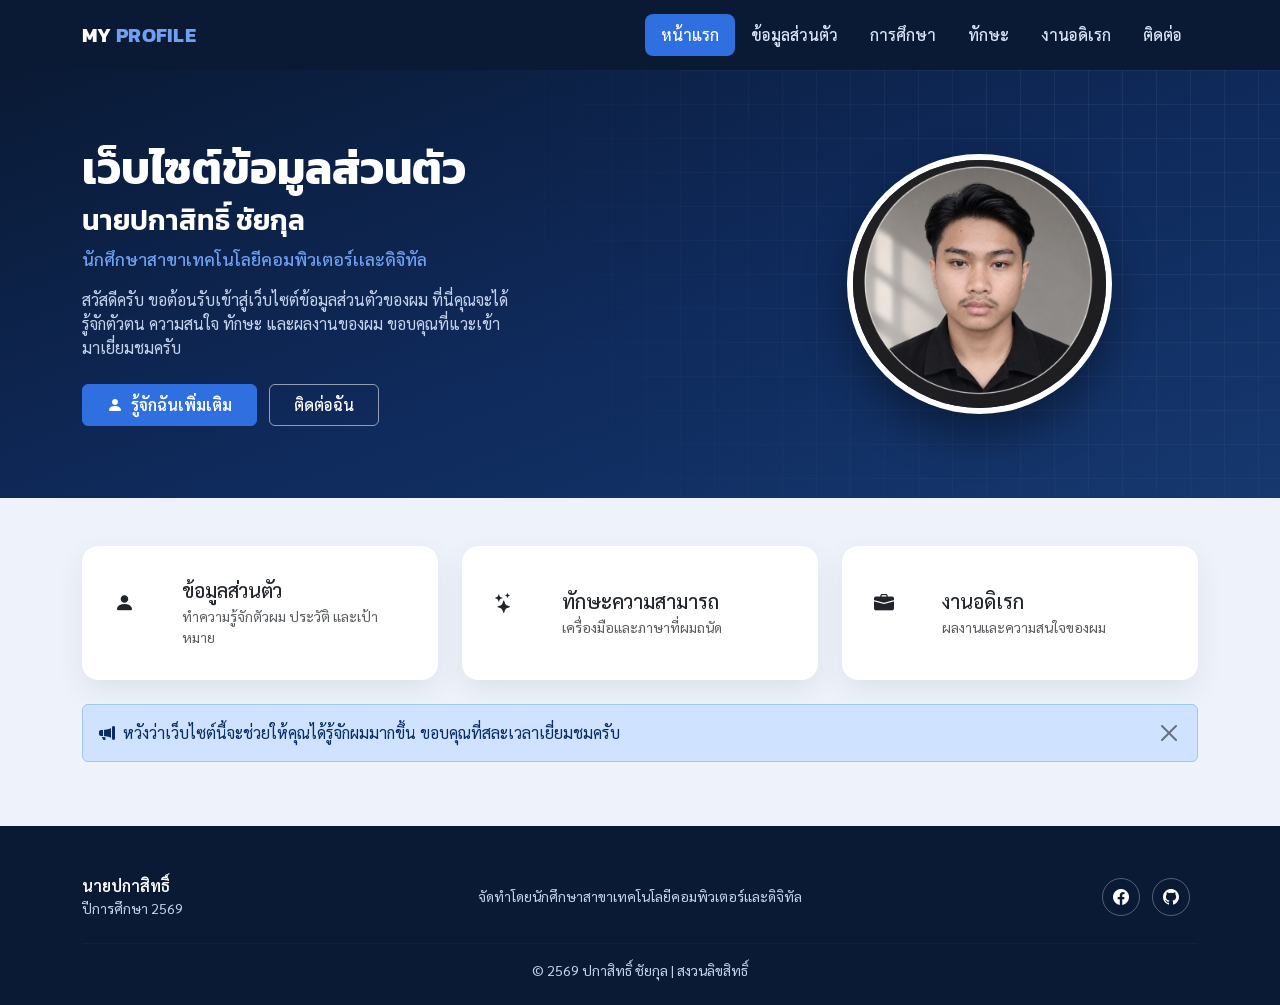
<file: index.html>
<!DOCTYPE html>
<html lang="th">
<head>
<meta charset="UTF-8">
<meta name="viewport" content="width=device-width, initial-scale=1.0">
<title>MY PROFILE | หน้าแรก</title>

<link href="https://cdn.jsdelivr.net/npm/bootstrap@5.3.3/dist/css/bootstrap.min.css" rel="stylesheet">
<link rel="stylesheet" href="https://cdn.jsdelivr.net/npm/bootstrap-icons@1.11.3/font/bootstrap-icons.css">
<link rel="preconnect" href="https://fonts.googleapis.com">
<link href="https://fonts.googleapis.com/css2?family=Kanit:wght@500;600;700&family=Sarabun:wght@300;400;500;600;700&display=swap" rel="stylesheet">
<link rel="stylesheet" href="assets/style.css">
</head>
<body data-page="home">

<!-- ================= NAVBAR ================= -->
<nav class="navbar navbar-expand-lg navbar-dark navbar-custom sticky-top">
  <div class="container">
    <a class="navbar-brand" href="index.html">MY <span>PROFILE</span></a>
    <button class="navbar-toggler" type="button" data-bs-toggle="collapse" data-bs-target="#mainNav">
      <span class="navbar-toggler-icon"></span>
    </button>
    <div class="collapse navbar-collapse" id="mainNav">
      <ul class="navbar-nav ms-auto text-center">
        <li class="nav-item"><a class="nav-link" data-page="home" href="index.html">หน้าแรก</a></li>
        <li class="nav-item"><a class="nav-link" data-page="profile" href="profile.html">ข้อมูลส่วนตัว</a></li>
        <li class="nav-item"><a class="nav-link" data-page="education" href="education.html">การศึกษา</a></li>
        <li class="nav-item"><a class="nav-link" data-page="skills" href="skills.html">ทักษะ</a></li>
        <li class="nav-item"><a class="nav-link" data-page="portfolio" href="portfolio.html">งานอดิเรก</a></li>
        <li class="nav-item"><a class="nav-link" data-page="contact" href="contact.html">ติดต่อ</a></li>
      </ul>
    </div>
  </div>
</nav>

<!-- ================= HERO ================= -->
<header class="hero">
  <div class="container position-relative">
    <div class="row align-items-center g-5">
      <div class="col-lg-7">
        <h1 class="mb-2">เว็บไซต์ข้อมูลส่วนตัว</h1>
        <h2 class="h3 mb-2" style="color:#fff;font-weight:600;">นายปกาสิทธิ์ ชัยกุล</h2>
        <div class="role mb-3">นักศึกษาสาขาเทคโนโลยีคอมพิวเตอร์เเละดิจิทัล</div>
        <p class="lead-text mb-4">
          สวัสดีครับ ขอต้อนรับเข้าสู่เว็บไซต์ข้อมูลส่วนตัวของผม
          ที่นี่คุณจะได้รู้จักตัวตน ความสนใจ ทักษะ และผลงานของผม
          ขอบคุณที่แวะเข้ามาเยี่ยมชมครับ
        </p>
        <a href="profile.html" class="btn btn-brand px-4 py-2 me-2">
          <i class="bi bi-person-fill me-1"></i> รู้จักฉันเพิ่มเติม
        </a>
        <a href="contact.html" class="btn btn-outline-brand px-4 py-2">ติดต่อฉัน</a>
      </div>
      <div class="col-lg-5 text-center">
        <img src="img/รูปโปรไฟล์.png" alt="รูปโปรไฟล์ นายปกาสิทธิ์ ชัยกุล" class="hero-photo">
      </div>
    </div>
  </div>
</header>

<!-- ================= QUICK LINKS ================= -->
<section class="py-5">
  <div class="container">
    <div class="row g-4">
      <div class="col-md-4">
        <a href="profile.html" class="text-decoration-none">
          <div class="card info-card h-100 p-3">
            <div class="card-body d-flex align-items-center gap-3">
              <div class="icon-circle" style="width:52px;height:52px;min-width:52px;">
                <i class="bi bi-person-fill fs-5"></i>
              </div>
              <div>
                <h5 class="mb-1 text-dark">ข้อมูลส่วนตัว</h5>
                <p class="small text-muted mb-0">ทำความรู้จักตัวผม ประวัติ และเป้าหมาย</p>
              </div>
            </div>
          </div>
        </a>
      </div>
      <div class="col-md-4">
        <a href="skills.html" class="text-decoration-none">
          <div class="card info-card h-100 p-3">
            <div class="card-body d-flex align-items-center gap-3">
              <div class="icon-circle" style="width:52px;height:52px;min-width:52px;">
                <i class="bi bi-stars fs-5"></i>
              </div>
              <div>
                <h5 class="mb-1 text-dark">ทักษะความสามารถ</h5>
                <p class="small text-muted mb-0">เครื่องมือและภาษาที่ผมถนัด</p>
              </div>
            </div>
          </div>
        </a>
      </div>
      <div class="col-md-4">
        <a href="portfolio.html" class="text-decoration-none">
          <div class="card info-card h-100 p-3">
            <div class="card-body d-flex align-items-center gap-3">
              <div class="icon-circle" style="width:52px;height:52px;min-width:52px;">
                <i class="bi bi-briefcase-fill fs-5"></i>
              </div>
              <div>
                <h5 class="mb-1 text-dark">งานอดิเรก</h5>
                <p class="small text-muted mb-0">ผลงานและความสนใจของผม</p>
              </div>
            </div>
          </div>
        </a>
      </div>
    </div>

    <div class="alert alert-primary d-flex align-items-center justify-content-between mt-4" role="alert">
      <div><i class="bi bi-megaphone-fill me-2"></i>หวังว่าเว็บไซต์นี้จะช่วยให้คุณได้รู้จักผมมากขึ้น ขอบคุณที่สละเวลาเยี่ยมชมครับ</div>
      <button type="button" class="btn-close" data-bs-dismiss="alert" aria-label="Close"></button>
    </div>
  </div>
</section>

<!-- ================= FOOTER ================= -->
<footer class="site-footer pt-5 pb-4">
  <div class="container">
    <div class="row g-4 align-items-center">
      <div class="col-md-4 text-center text-md-start">
        <div class="fw-semibold text-white">นายปกาสิทธิ์</div>
        <div class="small">ปีการศึกษา 2569</div>
      </div>
      <div class="col-md-4 text-center small">
        จัดทำโดยนักศึกษาสาขาเทคโนโลยีคอมพิวเตอร์เเละดิจิทัล
      </div>
      <div class="col-md-4 text-center text-md-end">
        <a href="https://web.facebook.com/fluck.pakasit.2024/" class="social-icon me-2"><i class="bi bi-facebook"></i></a>
        <a href="https://github.com/joy33569-rgb" class="social-icon me-2"><i class="bi bi-github"></i></a>
      </div>
    </div>
    <hr class="mt-4" style="border-color:rgba(255,255,255,.12)">
    <p class="text-center small mb-0">&copy; 2569 ปกาสิทธิ์ ชัยกุล | สงวนลิขสิทธิ์</p>
  </div>
</footer>

<script src="https://cdn.jsdelivr.net/npm/bootstrap@5.3.3/dist/js/bootstrap.bundle.min.js"></script>
<script src="assets/script.js"></script>
</body>
</html>
</file>
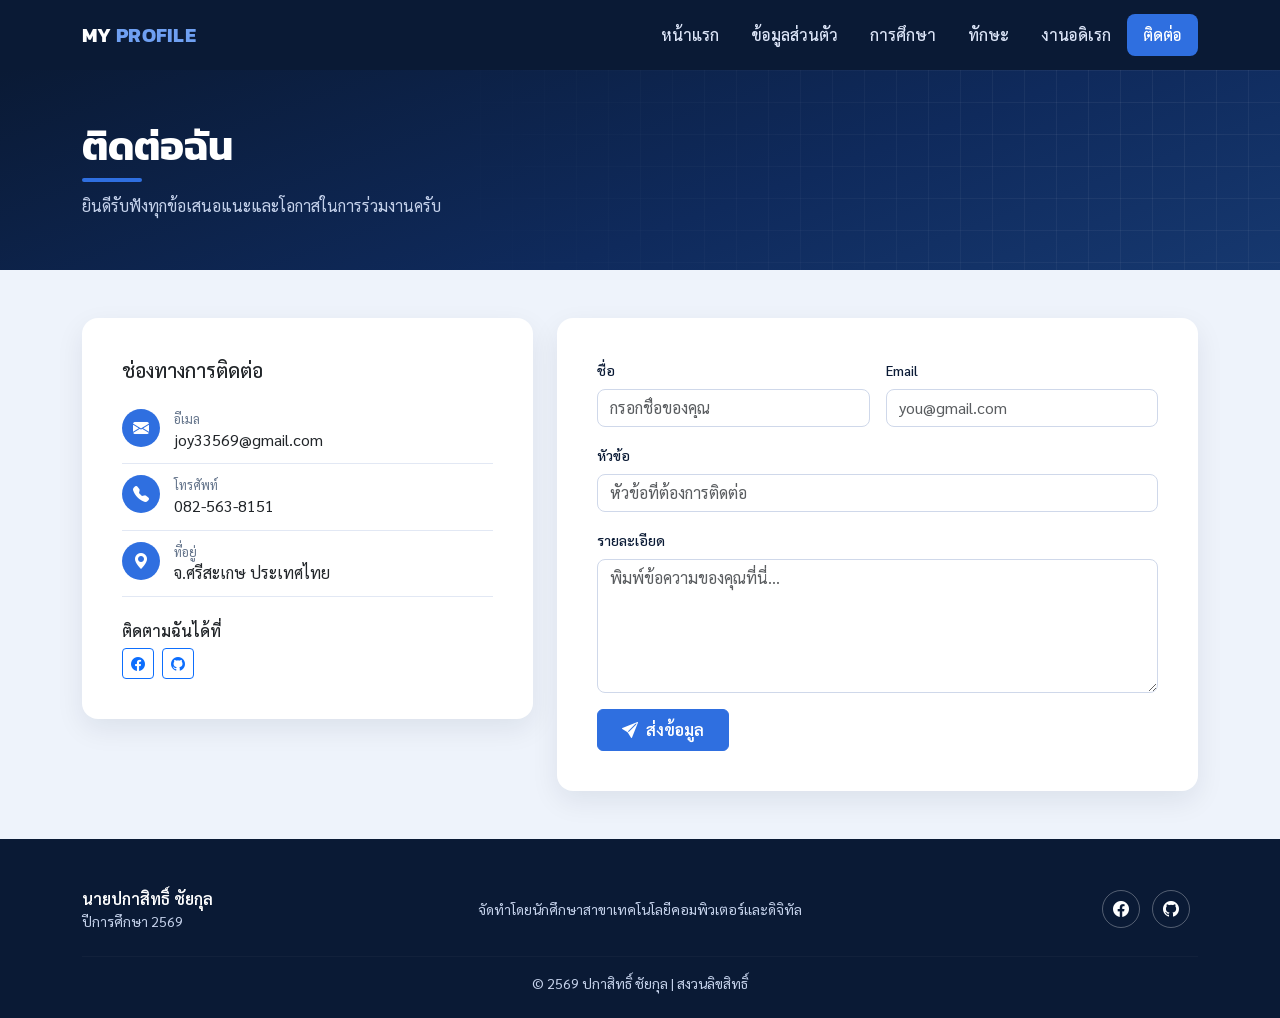
<file: contact.html>
<!DOCTYPE html>
<html lang="th">
<head>
<meta charset="UTF-8">
<meta name="viewport" content="width=device-width, initial-scale=1.0">
<title>MY PROFILE | ติดต่อ</title>

<link href="https://cdn.jsdelivr.net/npm/bootstrap@5.3.3/dist/css/bootstrap.min.css" rel="stylesheet">
<link rel="stylesheet" href="https://cdn.jsdelivr.net/npm/bootstrap-icons@1.11.3/font/bootstrap-icons.css">
<link rel="preconnect" href="https://fonts.googleapis.com">
<link href="https://fonts.googleapis.com/css2?family=Kanit:wght@500;600;700&family=Sarabun:wght@300;400;500;600;700&display=swap" rel="stylesheet">
<link rel="stylesheet" href="assets/style.css">
</head>
<body data-page="contact">

<!-- ================= NAVBAR ================= -->
<nav class="navbar navbar-expand-lg navbar-dark navbar-custom sticky-top">
  <div class="container">
    <a class="navbar-brand" href="index.html">MY <span>PROFILE</span></a>
    <button class="navbar-toggler" type="button" data-bs-toggle="collapse" data-bs-target="#mainNav">
      <span class="navbar-toggler-icon"></span>
    </button>
    <div class="collapse navbar-collapse" id="mainNav">
      <ul class="navbar-nav ms-auto text-center">
        <li class="nav-item"><a class="nav-link" data-page="home" href="index.html">หน้าแรก</a></li>
        <li class="nav-item"><a class="nav-link" data-page="profile" href="profile.html">ข้อมูลส่วนตัว</a></li>
        <li class="nav-item"><a class="nav-link" data-page="education" href="education.html">การศึกษา</a></li>
        <li class="nav-item"><a class="nav-link" data-page="skills" href="skills.html">ทักษะ</a></li>
        <li class="nav-item"><a class="nav-link" data-page="portfolio" href="portfolio.html">งานอดิเรก</a></li>
        <li class="nav-item"><a class="nav-link" data-page="contact" href="contact.html">ติดต่อ</a></li>
      </ul>
    </div>
  </div>
</nav>

<!-- ================= PAGE BANNER ================= -->
<header class="page-banner">
  <div class="container">
    <h1>ติดต่อฉัน</h1>
    <div class="underline"></div>
    <p>ยินดีรับฟังทุกข้อเสนอแนะและโอกาสในการร่วมงานครับ</p>
  </div>
</header>

<!-- ================= CONTACT CONTENT ================= -->
<section class="py-5">
  <div class="container">
    <div class="row g-4">
      <div class="col-lg-5">
        <div class="card info-card p-4">
          <div class="card-body">
            <h5 class="mb-3">ช่องทางการติดต่อ</h5>
            <div class="info-row">
              <div class="icon-circle"><i class="bi bi-envelope-fill"></i></div>
              <div><span class="label">อีเมล</span> joy33569@gmail.com</div>
            </div>
            <div class="info-row">
              <div class="icon-circle"><i class="bi bi-telephone-fill"></i></div>
              <div><span class="label">โทรศัพท์</span> 082-563-8151</div>
            </div>
            <div class="info-row">
              <div class="icon-circle"><i class="bi bi-geo-alt-fill"></i></div>
              <div><span class="label">ที่อยู่</span> จ.ศรีสะเกษ ประเทศไทย</div>
            </div>

            <h6 class="mt-4 mb-2">ติดตามฉันได้ที่</h6>
            <div class="d-flex gap-2">
              <a href="https://web.facebook.com/fluck.pakasit.2024/" class="social-icon-outline btn btn-outline-primary btn-sm"><i class="bi bi-facebook"></i></a>
              <a href="https://github.com/joy33569-rgb" class="social-icon-outline btn btn-outline-primary btn-sm"><i class="bi bi-github"></i></a>
            </div>
          </div>
        </div>

        <div id="formAlert" class="alert alert-success mt-4 d-none" role="alert">
          <i class="bi bi-check-circle-fill me-1"></i> ส่งข้อความเรียบร้อยแล้ว ขอบคุณสำหรับข้อความของคุณ!
        </div>
      </div>

      <div class="col-lg-7">
        <div class="card info-card p-4">
          <div class="card-body">
            <form class="contact-form" id="contactForm">
              <div class="row g-3">
                <div class="col-md-6">
                  <label class="form-label">ชื่อ</label>
                  <input type="text" class="form-control" placeholder="กรอกชื่อของคุณ" required>
                </div>
                <div class="col-md-6">
                  <label class="form-label">Email</label>
                  <input type="email" class="form-control" placeholder="you@gmail.com" required>
                </div>
                <div class="col-12">
                  <label class="form-label">หัวข้อ</label>
                  <input type="text" class="form-control" placeholder="หัวข้อที่ต้องการติดต่อ" required>
                </div>
                <div class="col-12">
                  <label class="form-label">รายละเอียด</label>
                  <textarea class="form-control" rows="5" placeholder="พิมพ์ข้อความของคุณที่นี่..." required></textarea>
                </div>
                <div class="col-12">
                  <button type="submit" class="btn btn-brand px-4 py-2">
                    <i class="bi bi-send-fill me-1"></i> ส่งข้อมูล
                  </button>
                </div>
              </div>
            </form>
          </div>
        </div>
      </div>
    </div>
  </div>
</section>

<!-- ================= FOOTER ================= -->
<footer class="site-footer pt-5 pb-4">
  <div class="container">
    <div class="row g-4 align-items-center">
      <div class="col-md-4 text-center text-md-start">
        <div class="fw-semibold text-white">นายปกาสิทธิ์ ชัยกุล</div>
        <div class="small">ปีการศึกษา 2569</div>
      </div>
      <div class="col-md-4 text-center small">
        จัดทำโดยนักศึกษาสาขาเทคโนโลยีคอมพิวเตอร์เเละดิจิทัล
      </div>
      <div class="col-md-4 text-center text-md-end">
        <a href="https://web.facebook.com/fluck.pakasit.2024/" class="social-icon me-2"><i class="bi bi-facebook"></i></a>
        <a href="https://github.com/joy33569-rgb" class="social-icon me-2"><i class="bi bi-github"></i></a>
      </div>
    </div>
    <hr class="mt-4" style="border-color:rgba(255,255,255,.12)">
    <p class="text-center small mb-0">&copy; 2569 ปกาสิทธิ์ ชัยกุล | สงวนลิขสิทธิ์</p>
  </div>
</footer>

<script src="https://cdn.jsdelivr.net/npm/bootstrap@5.3.3/dist/js/bootstrap.bundle.min.js"></script>
<script src="assets/script.js"></script>
</body>
</html>
</file>
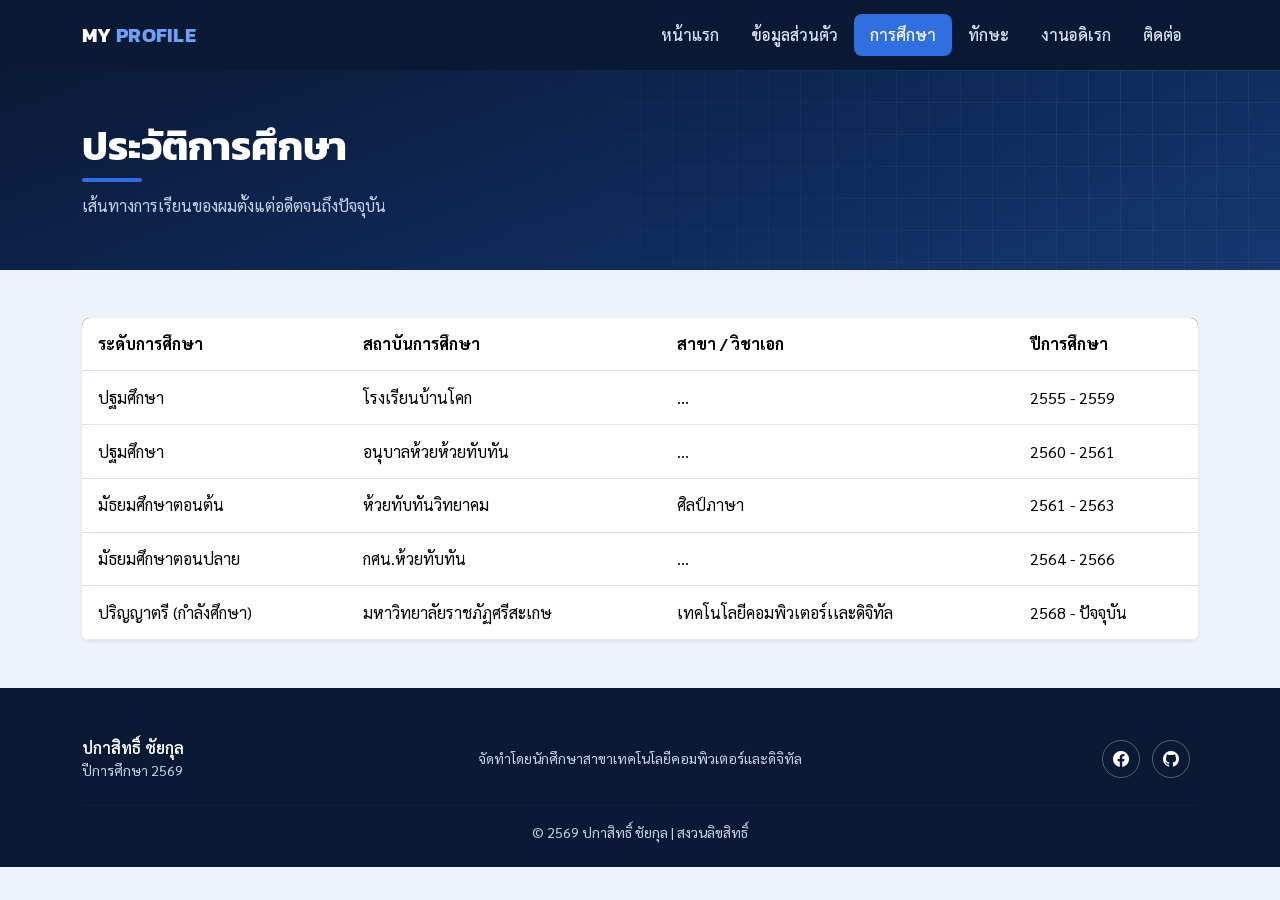
<file: education.html>
<!DOCTYPE html>
<html lang="th">
<head>
<meta charset="UTF-8">
<meta name="viewport" content="width=device-width, initial-scale=1.0">
<title>MY PROFILE | การศึกษา</title>

<link href="https://cdn.jsdelivr.net/npm/bootstrap@5.3.3/dist/css/bootstrap.min.css" rel="stylesheet">
<link rel="stylesheet" href="https://cdn.jsdelivr.net/npm/bootstrap-icons@1.11.3/font/bootstrap-icons.css">
<link rel="preconnect" href="https://fonts.googleapis.com">
<link href="https://fonts.googleapis.com/css2?family=Kanit:wght@500;600;700&family=Sarabun:wght@300;400;500;600;700&display=swap" rel="stylesheet">
<link rel="stylesheet" href="assets/style.css">
</head>
<body data-page="education">

<!-- ================= NAVBAR ================= -->
<nav class="navbar navbar-expand-lg navbar-dark navbar-custom sticky-top">
  <div class="container">
    <a class="navbar-brand" href="index.html">MY <span>PROFILE</span></a>
    <button class="navbar-toggler" type="button" data-bs-toggle="collapse" data-bs-target="#mainNav">
      <span class="navbar-toggler-icon"></span>
    </button>
    <div class="collapse navbar-collapse" id="mainNav">
      <ul class="navbar-nav ms-auto text-center">
        <li class="nav-item"><a class="nav-link" data-page="home" href="index.html">หน้าแรก</a></li>
        <li class="nav-item"><a class="nav-link" data-page="profile" href="profile.html">ข้อมูลส่วนตัว</a></li>
        <li class="nav-item"><a class="nav-link" data-page="education" href="education.html">การศึกษา</a></li>
        <li class="nav-item"><a class="nav-link" data-page="skills" href="skills.html">ทักษะ</a></li>
        <li class="nav-item"><a class="nav-link" data-page="portfolio" href="portfolio.html">งานอดิเรก</a></li>
        <li class="nav-item"><a class="nav-link" data-page="contact" href="contact.html">ติดต่อ</a></li>
      </ul>
    </div>
  </div>
</nav>

<!-- ================= PAGE BANNER ================= -->
<header class="page-banner">
  <div class="container">
    <h1>ประวัติการศึกษา</h1>
    <div class="underline"></div>
    <p>เส้นทางการเรียนของผมตั้งแต่อดีตจนถึงปัจจุบัน</p>
  </div>
</header>

<!-- ================= EDUCATION TABLE ================= -->
<section class="py-5">
  <div class="container">
    <div class="table-responsive shadow-sm rounded-3 overflow-hidden">
      <table class="table table-edu table-hover mb-0 bg-white">
        <thead>
          <tr>
            <th>ระดับการศึกษา</th>
            <th>สถาบันการศึกษา</th>
            <th>สาขา / วิชาเอก</th>
            <th>ปีการศึกษา</th>
          </tr>
        </thead>
        <tbody>
          <tr>
            <td>ปฐมศึกษา</td>
            <td>โรงเรียนบ้านโคก</td>
            <td>...</td>
            <td>2555 - 2559</td>
          </tr>
          <tr>
            <td>ปฐมศึกษา</td>
            <td>อนุบาลห้วยห้วยทับทัน</td>
            <td>...</td>
            <td>2560 - 2561</td>
          </tr>
          <tr>
            <td>มัธยมศึกษาตอนต้น</td>
            <td>ห้วยทับทันวิทยาคม</td>
            <td>ศิลป์ภาษา</td>
            <td>2561 - 2563</td>
          </tr>
          <tr>
            <td>มัธยมศึกษาตอนปลาย</td>
            <td>กศน.ห้วยทับทัน</td>
            <td>...</td>
            <td>2564 - 2566</td>
          </tr>
          <tr>
            <td>ปริญญาตรี (กำลังศึกษา)</td>
            <td>มหาวิทยาลัยราชภัฏศรีสะเกษ</td>
            <td>เทคโนโลยีคอมพิวเตอร์เเละดิจิทัล</td>
            <td>2568 - ปัจจุบัน</td>
          </tr>
        </tbody>
      </table>
    </div>
  </div>
</section>

<!-- ================= FOOTER ================= -->
<footer class="site-footer pt-5 pb-4">
  <div class="container">
    <div class="row g-4 align-items-center">
      <div class="col-md-4 text-center text-md-start">
        <div class="fw-semibold text-white">ปกาสิทธิ์ ชัยกุล</div>
        <div class="small">ปีการศึกษา 2569</div>
      </div>
      <div class="col-md-4 text-center small">
        จัดทำโดยนักศึกษาสาขาเทคโนโลยีคอมพิวเตอร์เเละดิจิทัล
      </div>
      <div class="col-md-4 text-center text-md-end">
        <a href="https://web.facebook.com/fluck.pakasit.2024/" class="social-icon me-2"><i class="bi bi-facebook"></i></a>
        <a href="https://github.com/joy33569-rgb" class="social-icon me-2"><i class="bi bi-github"></i></a>
      </div>
    </div>
    <hr class="mt-4" style="border-color:rgba(255,255,255,.12)">
    <p class="text-center small mb-0">&copy; 2569 ปกาสิทธิ์ ชัยกุล | สงวนลิขสิทธิ์</p>
  </div>
</footer>

<script src="https://cdn.jsdelivr.net/npm/bootstrap@5.3.3/dist/js/bootstrap.bundle.min.js"></script>
<script src="assets/script.js"></script>
</body>
</html>
</file>
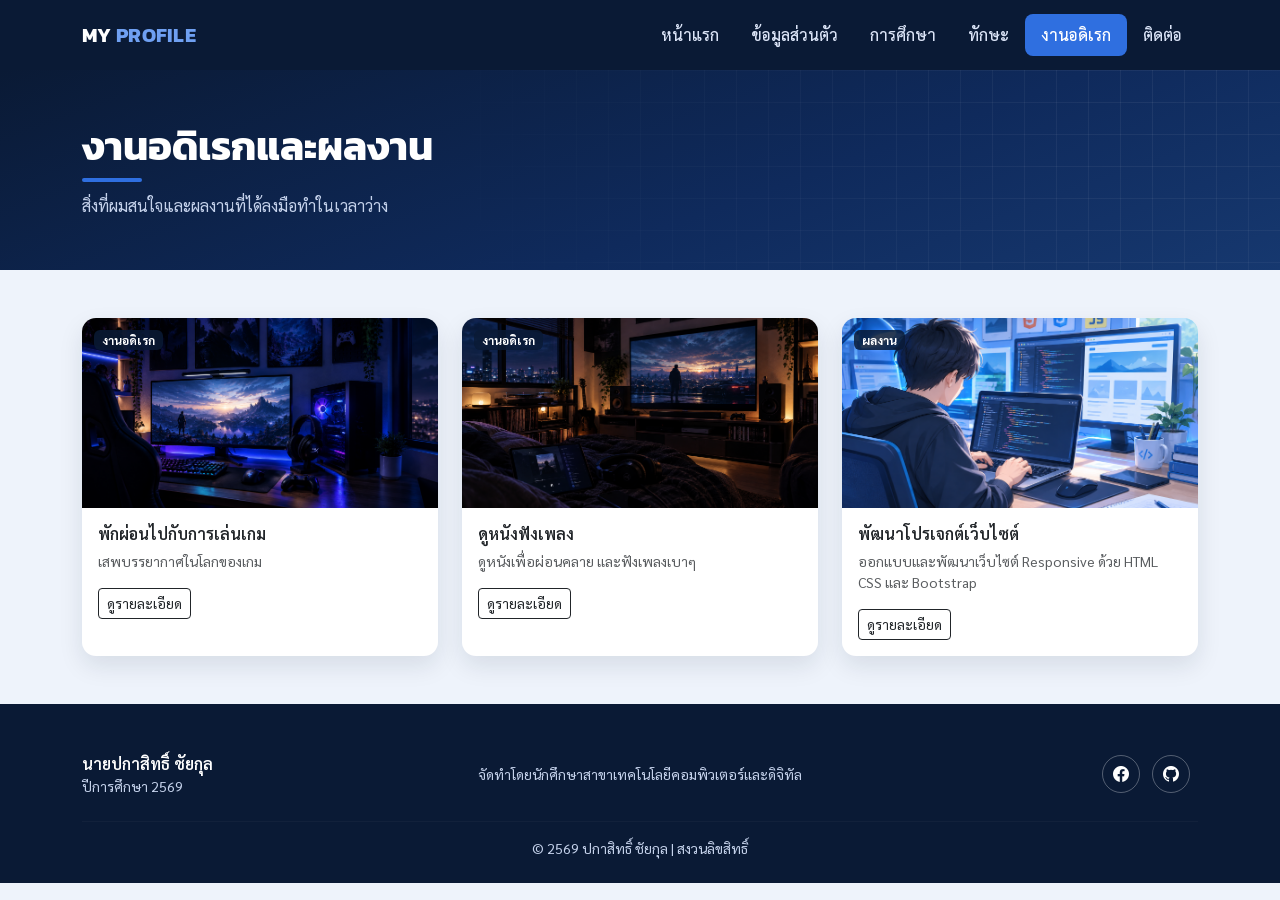
<file: portfolio.html>
<!DOCTYPE html>
<html lang="th">
<head>
<meta charset="UTF-8">
<meta name="viewport" content="width=device-width, initial-scale=1.0">
<title>MY PROFILE | งานอดิเรก</title>

<link href="https://cdn.jsdelivr.net/npm/bootstrap@5.3.3/dist/css/bootstrap.min.css" rel="stylesheet">
<link rel="stylesheet" href="https://cdn.jsdelivr.net/npm/bootstrap-icons@1.11.3/font/bootstrap-icons.css">
<link rel="preconnect" href="https://fonts.googleapis.com">
<link href="https://fonts.googleapis.com/css2?family=Kanit:wght@500;600;700&family=Sarabun:wght@300;400;500;600;700&display=swap" rel="stylesheet">
<link rel="stylesheet" href="assets/style.css">
</head>
<body data-page="portfolio">

<!-- ================= NAVBAR ================= -->
<nav class="navbar navbar-expand-lg navbar-dark navbar-custom sticky-top">
  <div class="container">
    <a class="navbar-brand" href="index.html">MY <span>PROFILE</span></a>
    <button class="navbar-toggler" type="button" data-bs-toggle="collapse" data-bs-target="#mainNav">
      <span class="navbar-toggler-icon"></span>
    </button>
    <div class="collapse navbar-collapse" id="mainNav">
      <ul class="navbar-nav ms-auto text-center">
        <li class="nav-item"><a class="nav-link" data-page="home" href="index.html">หน้าแรก</a></li>
        <li class="nav-item"><a class="nav-link" data-page="profile" href="profile.html">ข้อมูลส่วนตัว</a></li>
        <li class="nav-item"><a class="nav-link" data-page="education" href="education.html">การศึกษา</a></li>
        <li class="nav-item"><a class="nav-link" data-page="skills" href="skills.html">ทักษะ</a></li>
        <li class="nav-item"><a class="nav-link" data-page="portfolio" href="portfolio.html">งานอดิเรก</a></li>
        <li class="nav-item"><a class="nav-link" data-page="contact" href="contact.html">ติดต่อ</a></li>
      </ul>
    </div>
  </div>
</nav>

<!-- ================= PAGE BANNER ================= -->
<header class="page-banner">
  <div class="container">
    <h1>งานอดิเรกและผลงาน</h1>
    <div class="underline"></div>
    <p>สิ่งที่ผมสนใจและผลงานที่ได้ลงมือทำในเวลาว่าง</p>
  </div>
</header>

<!-- ================= HOBBY CARDS ================= -->
<section class="py-5">
  <div class="container">
    <div class="row g-4">
      <div class="col-md-4">
        <div class="card hobby-card position-relative">
          <span class="badge badge-cat position-absolute">งานอดิเรก</span>
          <img src="img/รูปเกม.png" class="card-img-top" alt="พักผ่อนไปกับการเล่นเกม">
          <div class="card-body">
            <h6 class="fw-semibold">พักผ่อนไปกับการเล่นเกม</h6>
            <p class="small text-muted mb-3">เสพบรรยากาศในโลกของเกม</p>
            <a href="#" class="btn btn-sm btn-outline-dark">ดูรายละเอียด</a>
          </div>
        </div>
      </div>
      <div class="col-md-4">
        <div class="card hobby-card position-relative">
          <span class="badge badge-cat position-absolute">งานอดิเรก</span>
          <img src="img/รูปดูหนังฟังเพลง.png" class="card-img-top" alt="ดูหนังฟังเพลง">
          <div class="card-body">
            <h6 class="fw-semibold">ดูหนังฟังเพลง</h6>
            <p class="small text-muted mb-3">ดูหนังเพื่อผ่อนคลาย เเละฟังเพลงเบาๆ</p>
            <a href="#" class="btn btn-sm btn-outline-dark">ดูรายละเอียด</a>
          </div>
        </div>
      </div>
      <div class="col-md-4">
        <div class="card hobby-card position-relative">
          <span class="badge badge-cat position-absolute">ผลงาน</span>
          <img src="img/รูปพัฒนาเว็บ.png" class="card-img-top" alt="พัฒนาโปรเจกต์เว็บไซต์">
          <div class="card-body">
            <h6 class="fw-semibold">พัฒนาโปรเจกต์เว็บไซต์</h6>
            <p class="small text-muted mb-3">ออกแบบและพัฒนาเว็บไซต์ Responsive ด้วย HTML CSS และ Bootstrap</p>
            <a href="#" class="btn btn-sm btn-outline-dark">ดูรายละเอียด</a>
          </div>
        </div>
      </div>
    </div>
  </div>
</section>

<!-- ================= FOOTER ================= -->
<footer class="site-footer pt-5 pb-4">
  <div class="container">
    <div class="row g-4 align-items-center">
      <div class="col-md-4 text-center text-md-start">
        <div class="fw-semibold text-white">นายปกาสิทธิ์ ชัยกุล</div>
        <div class="small">ปีการศึกษา 2569</div>
      </div>
      <div class="col-md-4 text-center small">
        จัดทำโดยนักศึกษาสาขาเทคโนโลยีคอมพิวเตอร์เเละดิจิทัล
      </div>
      <div class="col-md-4 text-center text-md-end">
        <a href="https://web.facebook.com/fluck.pakasit.2024/" class="social-icon me-2"><i class="bi bi-facebook"></i></a>
        <a href="https://github.com/joy33569-rgb" class="social-icon me-2"><i class="bi bi-github"></i></a>
      </div>
    </div>
    <hr class="mt-4" style="border-color:rgba(255,255,255,.12)">
    <p class="text-center small mb-0">&copy; 2569 ปกาสิทธิ์ ชัยกุล  | สงวนลิขสิทธิ์</p>
  </div>
</footer>

<script src="https://cdn.jsdelivr.net/npm/bootstrap@5.3.3/dist/js/bootstrap.bundle.min.js"></script>
<script src="assets/script.js"></script>
</body>
</html>
</file>
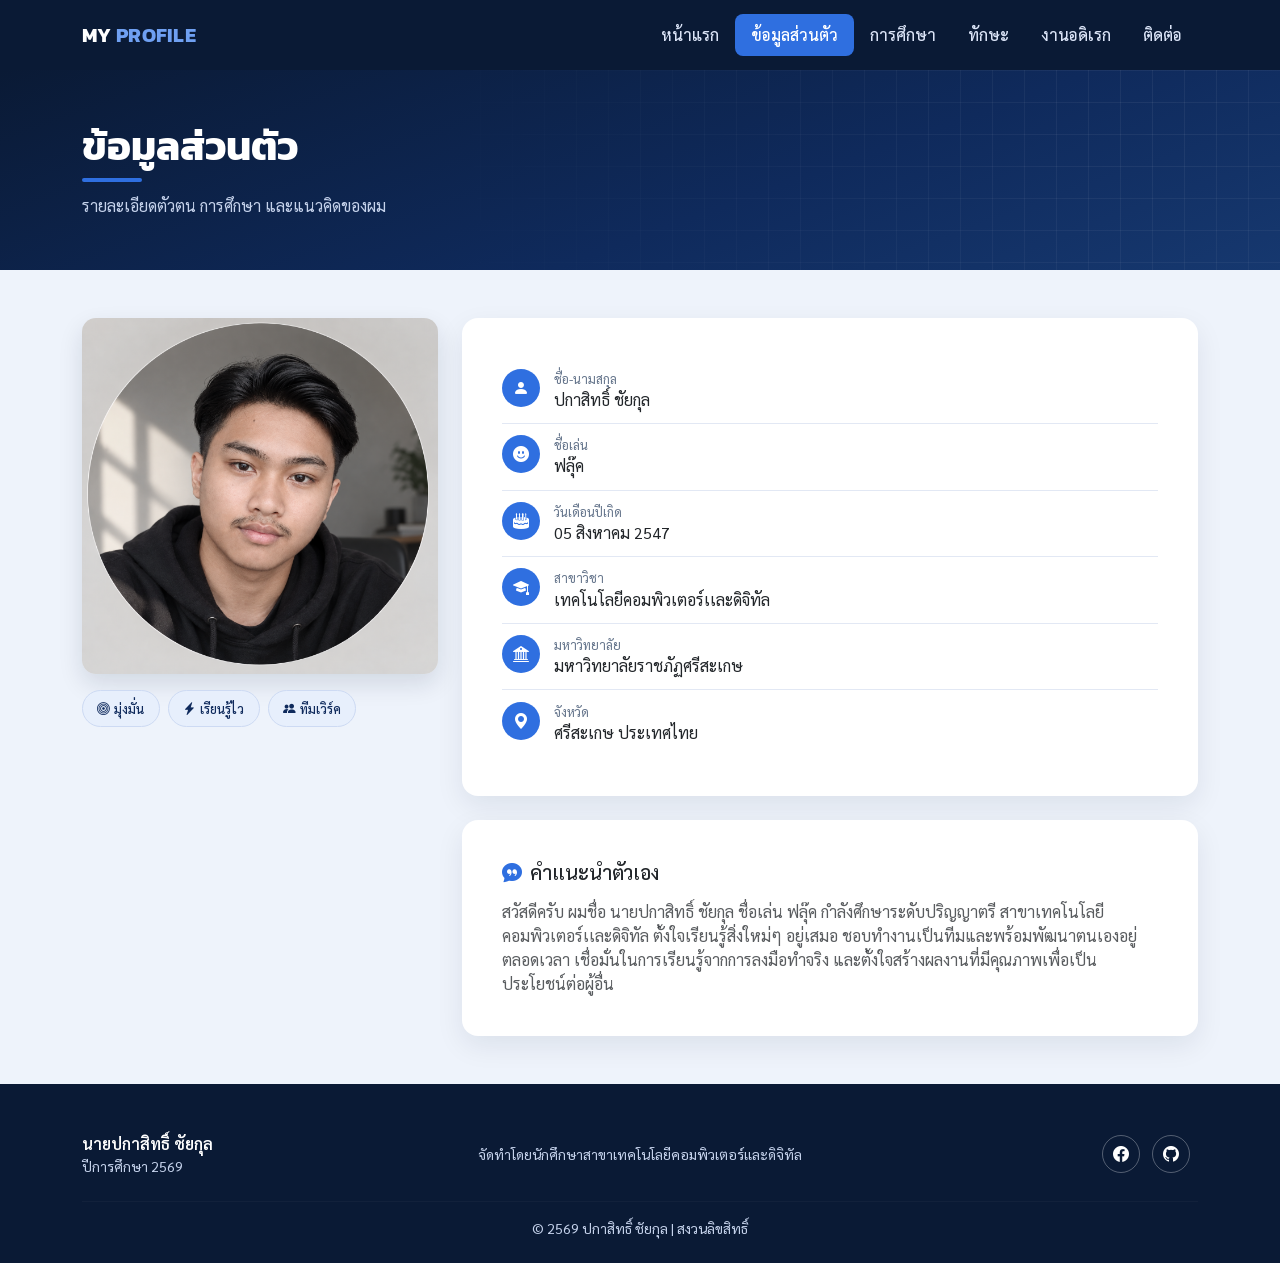
<file: profile.html>
<!DOCTYPE html>
<html lang="th">
<head>
<meta charset="UTF-8">
<meta name="viewport" content="width=device-width, initial-scale=1.0">
<title>MY PROFILE | ข้อมูลส่วนตัว</title>

<link href="https://cdn.jsdelivr.net/npm/bootstrap@5.3.3/dist/css/bootstrap.min.css" rel="stylesheet">
<link rel="stylesheet" href="https://cdn.jsdelivr.net/npm/bootstrap-icons@1.11.3/font/bootstrap-icons.css">
<link rel="preconnect" href="https://fonts.googleapis.com">
<link href="https://fonts.googleapis.com/css2?family=Kanit:wght@500;600;700&family=Sarabun:wght@300;400;500;600;700&display=swap" rel="stylesheet">
<link rel="stylesheet" href="assets/style.css">
</head>
<body data-page="profile">

<!-- ================= NAVBAR ================= -->
<nav class="navbar navbar-expand-lg navbar-dark navbar-custom sticky-top">
  <div class="container">
    <a class="navbar-brand" href="index.html">MY <span>PROFILE</span></a>
    <button class="navbar-toggler" type="button" data-bs-toggle="collapse" data-bs-target="#mainNav">
      <span class="navbar-toggler-icon"></span>
    </button>
    <div class="collapse navbar-collapse" id="mainNav">
      <ul class="navbar-nav ms-auto text-center">
        <li class="nav-item"><a class="nav-link" data-page="home" href="index.html">หน้าแรก</a></li>
        <li class="nav-item"><a class="nav-link" data-page="profile" href="profile.html">ข้อมูลส่วนตัว</a></li>
        <li class="nav-item"><a class="nav-link" data-page="education" href="education.html">การศึกษา</a></li>
        <li class="nav-item"><a class="nav-link" data-page="skills" href="skills.html">ทักษะ</a></li>
        <li class="nav-item"><a class="nav-link" data-page="portfolio" href="portfolio.html">งานอดิเรก</a></li>
        <li class="nav-item"><a class="nav-link" data-page="contact" href="contact.html">ติดต่อ</a></li>
      </ul>
    </div>
  </div>
</nav>

<!-- ================= PAGE BANNER ================= -->
<header class="page-banner">
  <div class="container">
    <h1>ข้อมูลส่วนตัว</h1>
    <div class="underline"></div>
    <p>รายละเอียดตัวตน การศึกษา และแนวคิดของผม</p>
  </div>
</header>

<!-- ================= PROFILE CONTENT ================= -->
<section class="py-5">
  <div class="container">
    <div class="row g-4">
      <div class="col-lg-4">
        <img src="img/รูปโปรไฟล์2.png" alt="รูปโปรไฟล์ นายปกาสิทธิ์ ชัยกุล" class="profile-photo mb-3">
        <div class="d-flex flex-wrap gap-2">
          <span class="badge-tag"><i class="bi bi-bullseye me-1"></i>มุ่งมั่น</span>
          <span class="badge-tag"><i class="bi bi-lightning-charge-fill me-1"></i>เรียนรู้ไว</span>
          <span class="badge-tag"><i class="bi bi-people-fill me-1"></i>ทีมเวิร์ค</span>
        </div>
      </div>

      <div class="col-lg-8">
        <div class="card info-card p-4 mb-4">
          <div class="card-body">
            <div class="info-row">
              <div class="icon-circle"><i class="bi bi-person-fill"></i></div>
              <div><span class="label">ชื่อ-นามสกุล</span> ปกาสิทธิ์ ชัยกุล</div>
            </div>
            <div class="info-row">
              <div class="icon-circle"><i class="bi bi-emoji-smile-fill"></i></div>
              <div><span class="label">ชื่อเล่น</span> ฟลุ๊ค</div>
            </div>
            <div class="info-row">
              <div class="icon-circle"><i class="bi bi-cake2-fill"></i></div>
              <div><span class="label">วันเดือนปีเกิด</span> 05 สิงหาคม 2547</div>
            </div>
            <div class="info-row">
              <div class="icon-circle"><i class="bi bi-mortarboard-fill"></i></div>
              <div><span class="label">สาขาวิชา</span> เทคโนโลยีคอมพิวเตอร์เเละดิจิทัล</div>
            </div>
            <div class="info-row">
              <div class="icon-circle"><i class="bi bi-bank2"></i></div>
              <div><span class="label">มหาวิทยาลัย</span> มหาวิทยาลัยราชภัฏศรีสะเกษ</div>
            </div>
            <div class="info-row">
              <div class="icon-circle"><i class="bi bi-geo-alt-fill"></i></div>
              <div><span class="label">จังหวัด</span> ศรีสะเกษ ประเทศไทย</div>
            </div>
          </div>
        </div>

        <div class="card info-card p-4">
          <div class="card-body">
            <h5 class="mb-3"><i class="bi bi-chat-quote-fill me-2" style="color:var(--blue);"></i>คำแนะนำตัวเอง</h5>
            <p class="mb-0 text-muted">
              สวัสดีครับ ผมชื่อ นายปกาสิทธิ์ ชัยกุล ชื่อเล่น ฟลุ๊ค กำลังศึกษาระดับปริญญาตรี
              สาขาเทคโนโลยีคอมพิวเตอร์เเละดิจิทัล  ตั้งใจเรียนรู้สิ่งใหม่ๆ อยู่เสมอ
              ชอบทำงานเป็นทีมและพร้อมพัฒนาตนเองอยู่ตลอดเวลา เชื่อมั่นในการเรียนรู้จากการลงมือทำจริง
              และตั้งใจสร้างผลงานที่มีคุณภาพเพื่อเป็นประโยชน์ต่อผู้อื่น
            </p>
          </div>
        </div>
      </div>
    </div>
  </div>
</section>

<!-- ================= FOOTER ================= -->
<footer class="site-footer pt-5 pb-4">
  <div class="container">
    <div class="row g-4 align-items-center">
      <div class="col-md-4 text-center text-md-start">
        <div class="fw-semibold text-white">นายปกาสิทธิ์ ชัยกุล</div>
        <div class="small">ปีการศึกษา 2569</div>
      </div>
      <div class="col-md-4 text-center small">
        จัดทำโดยนักศึกษาสาขาเทคโนโลยีคอมพิวเตอร์เเละดิจิทัล
      </div>
      <div class="col-md-4 text-center text-md-end">
        <a href="https://web.facebook.com/fluck.pakasit.2024/" class="social-icon me-2"><i class="bi bi-facebook"></i></a>
        <a href="https://github.com/joy33569-rgb" class="social-icon me-2"><i class="bi bi-github"></i></a>
      </div>
    </div>
    <hr class="mt-4" style="border-color:rgba(255,255,255,.12)">
    <p class="text-center small mb-0">&copy; 2569 ปกาสิทธิ์ ชัยกุล | สงวนลิขสิทธิ์</p>
  </div>
</footer>

<script src="https://cdn.jsdelivr.net/npm/bootstrap@5.3.3/dist/js/bootstrap.bundle.min.js"></script>
<script src="assets/script.js"></script>
</body>
</html>
</file>
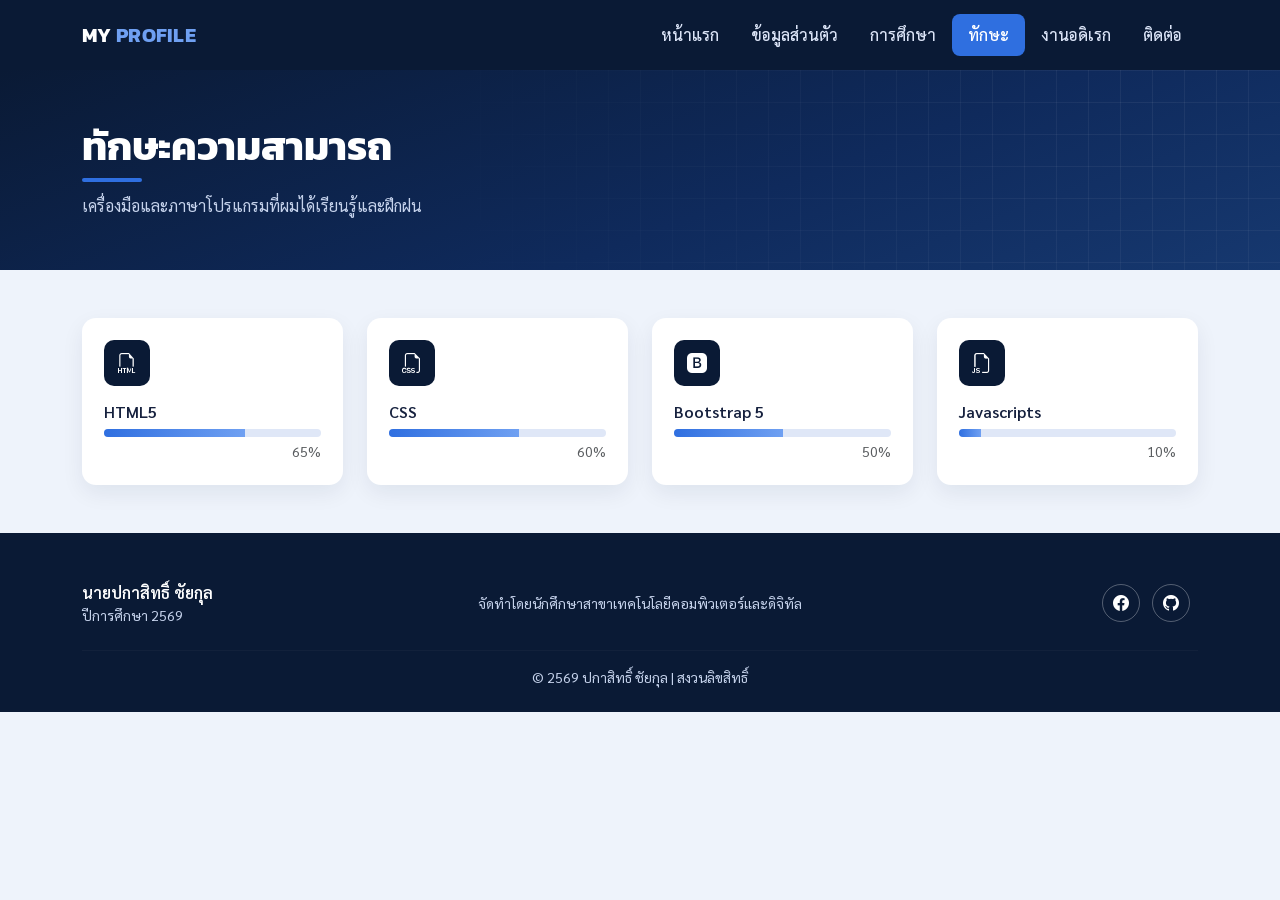
<file: skills.html>
<!DOCTYPE html>
<html lang="th">

<head>
  <meta charset="UTF-8">
  <meta name="viewport" content="width=device-width, initial-scale=1.0">
  <title>MY PROFILE | ทักษะ</title>

  <link href="https://cdn.jsdelivr.net/npm/bootstrap@5.3.3/dist/css/bootstrap.min.css" rel="stylesheet">
  <link rel="stylesheet" href="https://cdn.jsdelivr.net/npm/bootstrap-icons@1.11.3/font/bootstrap-icons.css">
  <link rel="preconnect" href="https://fonts.googleapis.com">
  <link
    href="https://fonts.googleapis.com/css2?family=Kanit:wght@500;600;700&family=Sarabun:wght@300;400;500;600;700&display=swap"
    rel="stylesheet">
  <link rel="stylesheet" href="assets/style.css">
</head>

<body data-page="skills">

  <!-- ================= NAVBAR ================= -->
  <nav class="navbar navbar-expand-lg navbar-dark navbar-custom sticky-top">
    <div class="container">
      <a class="navbar-brand" href="index.html">MY <span>PROFILE</span></a>
      <button class="navbar-toggler" type="button" data-bs-toggle="collapse" data-bs-target="#mainNav">
        <span class="navbar-toggler-icon"></span>
      </button>
      <div class="collapse navbar-collapse" id="mainNav">
        <ul class="navbar-nav ms-auto text-center">
          <li class="nav-item"><a class="nav-link" data-page="home" href="index.html">หน้าแรก</a></li>
          <li class="nav-item"><a class="nav-link" data-page="profile" href="profile.html">ข้อมูลส่วนตัว</a></li>
          <li class="nav-item"><a class="nav-link" data-page="education" href="education.html">การศึกษา</a></li>
          <li class="nav-item"><a class="nav-link" data-page="skills" href="skills.html">ทักษะ</a></li>
          <li class="nav-item"><a class="nav-link" data-page="portfolio" href="portfolio.html">งานอดิเรก</a></li>
          <li class="nav-item"><a class="nav-link" data-page="contact" href="contact.html">ติดต่อ</a></li>
        </ul>
      </div>
    </div>
  </nav>

  <!-- ================= PAGE BANNER ================= -->
  <header class="page-banner">
    <div class="container">
      <h1>ทักษะความสามารถ</h1>
      <div class="underline"></div>
      <p>เครื่องมือและภาษาโปรแกรมที่ผมได้เรียนรู้และฝึกฝน</p>
    </div>
  </header>

 <!-- ================= SKILLS ================= -->
<section class="py-5">
  <div class="container">
    <div class="row g-4">
      <div class="col-6 col-md-3">
        <div class="skill-card">
          <div class="skill-icon mb-3"><i class="bi bi-filetype-html"></i></div>
          <h6 class="fw-semibold mb-2">HTML5</h6>
          <div class="progress">
            <div class="progress-bar progress-bar-brand" style="width:65%"></div>
          </div>
          <div class="text-end small text-muted mt-1">65%</div>
        </div>
      </div>
      <div class="col-6 col-md-3">
        <div class="skill-card">
          <div class="skill-icon mb-3"><i class="bi bi-filetype-css"></i></div>
          <h6 class="fw-semibold mb-2">CSS</h6>
          <div class="progress">
            <div class="progress-bar progress-bar-brand" style="width:60%"></div>
          </div>
          <div class="text-end small text-muted mt-1">60%</div>
        </div>
      </div>
      <div class="col-6 col-md-3">
        <div class="skill-card">
          <div class="skill-icon mb-3"><i class="bi bi-bootstrap-fill"></i></div>
          <h6 class="fw-semibold mb-2">Bootstrap 5</h6>
          <div class="progress">
            <div class="progress-bar progress-bar-brand" style="width:50%"></div>
          </div>
          <div class="text-end small text-muted mt-1">50%</div>
        </div>
      </div>
      <div class="col-6 col-md-3">
        <div class="skill-card">
          <div class="skill-icon mb-3"><i class="bi bi-filetype-js"></i></div>
          <h6 class="fw-semibold mb-2">Javascripts</h6>
          <div class="progress">
            <div class="progress-bar progress-bar-brand" style="width:10%"></div>
          </div>
          <div class="text-end small text-muted mt-1">10%</div>
        </div>
      </div>
    </div>
  </div>
</section>

  <!-- ================= FOOTER ================= -->
  <footer class="site-footer pt-5 pb-4">
    <div class="container">
      <div class="row g-4 align-items-center">
        <div class="col-md-4 text-center text-md-start">
          <div class="fw-semibold text-white">นายปกาสิทธิ์ ชัยกุล</div>
          <div class="small">ปีการศึกษา 2569</div>
        </div>
        <div class="col-md-4 text-center small">
          จัดทำโดยนักศึกษาสาขาเทคโนโลยีคอมพิวเตอร์เเละดิจิทัล
        </div>
        <div class="col-md-4 text-center text-md-end">
          <a href="https://web.facebook.com/fluck.pakasit.2024/" class="social-icon me-2"><i class="bi bi-facebook"></i></a>
          <a href="https://github.com/joy33569-rgb" class="social-icon me-2"><i class="bi bi-github"></i></a>
        </div>
      </div>
      <hr class="mt-4" style="border-color:rgba(255,255,255,.12)">
      <p class="text-center small mb-0">&copy; 2569 ปกาสิทธิ์ ชัยกุล | สงวนลิขสิทธิ์</p>
    </div>
  </footer>

  <script src="https://cdn.jsdelivr.net/npm/bootstrap@5.3.3/dist/js/bootstrap.bundle.min.js"></script>
  <script src="assets/script.js"></script>
</body>

</html>
</file>
<file: assets/style.css>
/* =========================================================
   MY PROFILE — สไตล์ชีตกลาง ใช้ร่วมกันทุกหน้า
   ========================================================= */

:root{
  --navy-deep:  #0a1a35;
  --navy:       #0f2a5c;
  --navy-soft:  #16386f;
  --blue:       #2f6fe0;
  --blue-light: #6fa0f2;
  --bg:         #eef3fb;
  --ink:        #16213e;
  --slate:      #64748b;
  --line:       #e2e8f4;
}

html{scroll-behavior:smooth;}
body{
  font-family:'Sarabun', sans-serif;
  background:var(--bg);
  color:var(--ink);
}
h1,h2,h3,h4,.navbar-brand{
  font-family:'Kanit', sans-serif;
}

/* ---------- Navbar ---------- */
.navbar-custom{
  background:var(--navy-deep);
  padding:.9rem 0;
}
.navbar-custom .navbar-brand{
  font-weight:700;
  color:#ffffff;
  letter-spacing:.3px;
}
.navbar-custom .navbar-brand span{
  color:var(--blue-light);
}
.navbar-custom .nav-link{
  color:#dbe4f7;
  font-weight:500;
  padding:.55rem 1rem !important;
  border-radius:8px;
  transition:.2s ease;
}
.navbar-custom .nav-link:hover{
  color:#ffffff;
}
.navbar-custom .nav-link.active{
  background:var(--blue);
  color:#ffffff !important;
}

/* ---------- Page header banner (ใช้ทุกหน้าย่อย) ---------- */
.page-banner{
  background:linear-gradient(160deg, var(--navy-deep) 0%, var(--navy) 60%, var(--navy-soft) 100%);
  color:#fff;
  padding:3.2rem 0;
  position:relative;
  overflow:hidden;
}
.page-banner::before{
  content:"";
  position:absolute; inset:0;
  background-image:linear-gradient(rgba(255,255,255,.06) 1px, transparent 1px),
                    linear-gradient(90deg, rgba(255,255,255,.06) 1px, transparent 1px);
  background-size:32px 32px;
  mask-image:radial-gradient(circle at 90% 20%, black, transparent 65%);
}
.page-banner h1{
  font-weight:700;
  margin-bottom:.5rem;
  position:relative;
}
.page-banner .underline{
  width:60px;height:4px;
  background:var(--blue);
  border-radius:4px;
  margin-bottom:.8rem;
}
.page-banner p{
  color:#c6d3ec;
  margin-bottom:0;
  position:relative;
}

/* ---------- Hero (หน้าแรก) ---------- */
.hero{
  background:linear-gradient(160deg, var(--navy-deep) 0%, var(--navy) 55%, var(--navy-soft) 100%);
  color:#eef2f7;
  padding:4.5rem 0;
  position:relative;
  overflow:hidden;
}
.hero::before{
  content:"";
  position:absolute; inset:0;
  background-image:linear-gradient(rgba(255,255,255,.06) 1px, transparent 1px),
                    linear-gradient(90deg, rgba(255,255,255,.06) 1px, transparent 1px);
  background-size:34px 34px;
  mask-image:radial-gradient(circle at 88% 15%, black, transparent 60%);
}
.hero h1{
  font-weight:700;
  font-size:clamp(1.9rem, 4vw, 2.8rem);
  color:#fff;
}
.hero .role{
  color:var(--blue-light);
  font-weight:500;
  font-size:1.1rem;
}
.hero p.lead-text{
  color:#c6d3ec;
  max-width:48ch;
}
.hero-photo{
  width:265px;height:260px;
  object-fit:cover;
  border-radius:50%;
  border:6px solid #ffffff;
  box-shadow:0 20px 45px rgba(0,0,0,.4);
}

/* ---------- Buttons ---------- */
.btn-brand{
  background:var(--blue);
  border:1px solid var(--blue);
  color:#fff;
  font-weight:600;
}
.btn-brand:hover{
  background:#4c86ee;
  border-color:#4c86ee;
  color:#fff;
}
.btn-outline-brand{
  border:1px solid rgba(255,255,255,.55);
  color:#fff;
  font-weight:500;
}
.btn-outline-brand:hover{
  background:rgba(255,255,255,.14);
  color:#fff;
}

/* ---------- Section titles ---------- */
.section-title{
  font-weight:600;
  color:var(--navy-deep);
}
.section-underline{
  width:56px;height:4px;
  background:var(--blue);
  border-radius:4px;
  margin-bottom:1.5rem;
}

/* ---------- Generic cards ---------- */
.info-card{
  border:none;
  border-radius:16px;
  box-shadow:0 10px 28px rgba(10,26,53,.08);
}
.info-row{
  display:flex;
  gap:.85rem;
  padding:.7rem 0;
  border-bottom:1px solid var(--line);
}
.info-row:last-child{border-bottom:none;}
.info-row .icon-circle{
  width:38px;height:38px;
  min-width:38px;
  display:flex;align-items:center;justify-content:center;
  border-radius:50%;
  background:var(--blue);
  color:#fff;
}
.info-row .label{
  color:var(--slate);
  font-size:.8rem;
  display:block;
}
.badge-tag{
  background:#e7effc;
  color:var(--navy);
  font-weight:500;
  font-size:.8rem;
  padding:.5rem .9rem;
  border-radius:30px;
  border:1px solid #cddaf3;
}
.profile-photo{
  width:100%;
  border-radius:14px;
  object-fit:cover;
  box-shadow:0 10px 25px rgba(10,26,53,.12);
}

/* ---------- Education table ---------- */
.table-edu thead{
  background:var(--navy-deep);
  color:#fff;
}
.table-edu td, .table-edu th{
  vertical-align:middle;
  padding:.9rem 1rem;
}

/* ---------- Skills ---------- */
.skill-card{
  border:none;
  border-radius:14px;
  background:#fff;
  box-shadow:0 8px 22px rgba(10,26,53,.07);
  padding:1.4rem;
  height:100%;
}
.skill-icon{
  width:46px;height:46px;
  display:flex;align-items:center;justify-content:center;
  border-radius:10px;
  background:var(--navy-deep);
  color:#fff;
  font-size:1.25rem;
}
.progress{
  height:8px;
  background:#dfe7f7;
  border-radius:10px;
}
.progress-bar-brand{
  background:linear-gradient(90deg, var(--blue), var(--blue-light));
}

/* ---------- Portfolio / hobby cards ---------- */
.hobby-card{
  border:none;
  border-radius:14px;
  overflow:hidden;
  box-shadow:0 10px 25px rgba(10,26,53,.1);
  height:100%;
}
.hobby-card img{
  height:190px;
  object-fit:cover;
}
.hobby-card .badge-cat{
  position:absolute;
  top:.75rem; left:.75rem;
  background:rgba(10,26,53,.85);
  color:#fff;
}

/* ---------- Contact ---------- */
.contact-form label{
  font-weight:500;
  font-size:.88rem;
  color:var(--navy-deep);
}
.contact-form .form-control{
  border-radius:8px;
  border:1px solid #cfd8ea;
}
.contact-form .form-control:focus{
  border-color:var(--blue);
  box-shadow:0 0 0 .2rem rgba(47,111,224,.18);
}

/* ---------- Footer ---------- */
footer.site-footer{
  background:var(--navy-deep);
  color:#c6d3ec;
}
footer.site-footer a.social-icon{
  width:38px;height:38px;
  display:inline-flex;align-items:center;justify-content:center;
  border-radius:50%;
  border:1px solid rgba(255,255,255,.3);
  color:#fff;
  transition:.2s ease;
}
footer.site-footer a.social-icon:hover{
  background:var(--blue);
  border-color:var(--blue);
}
</file>
